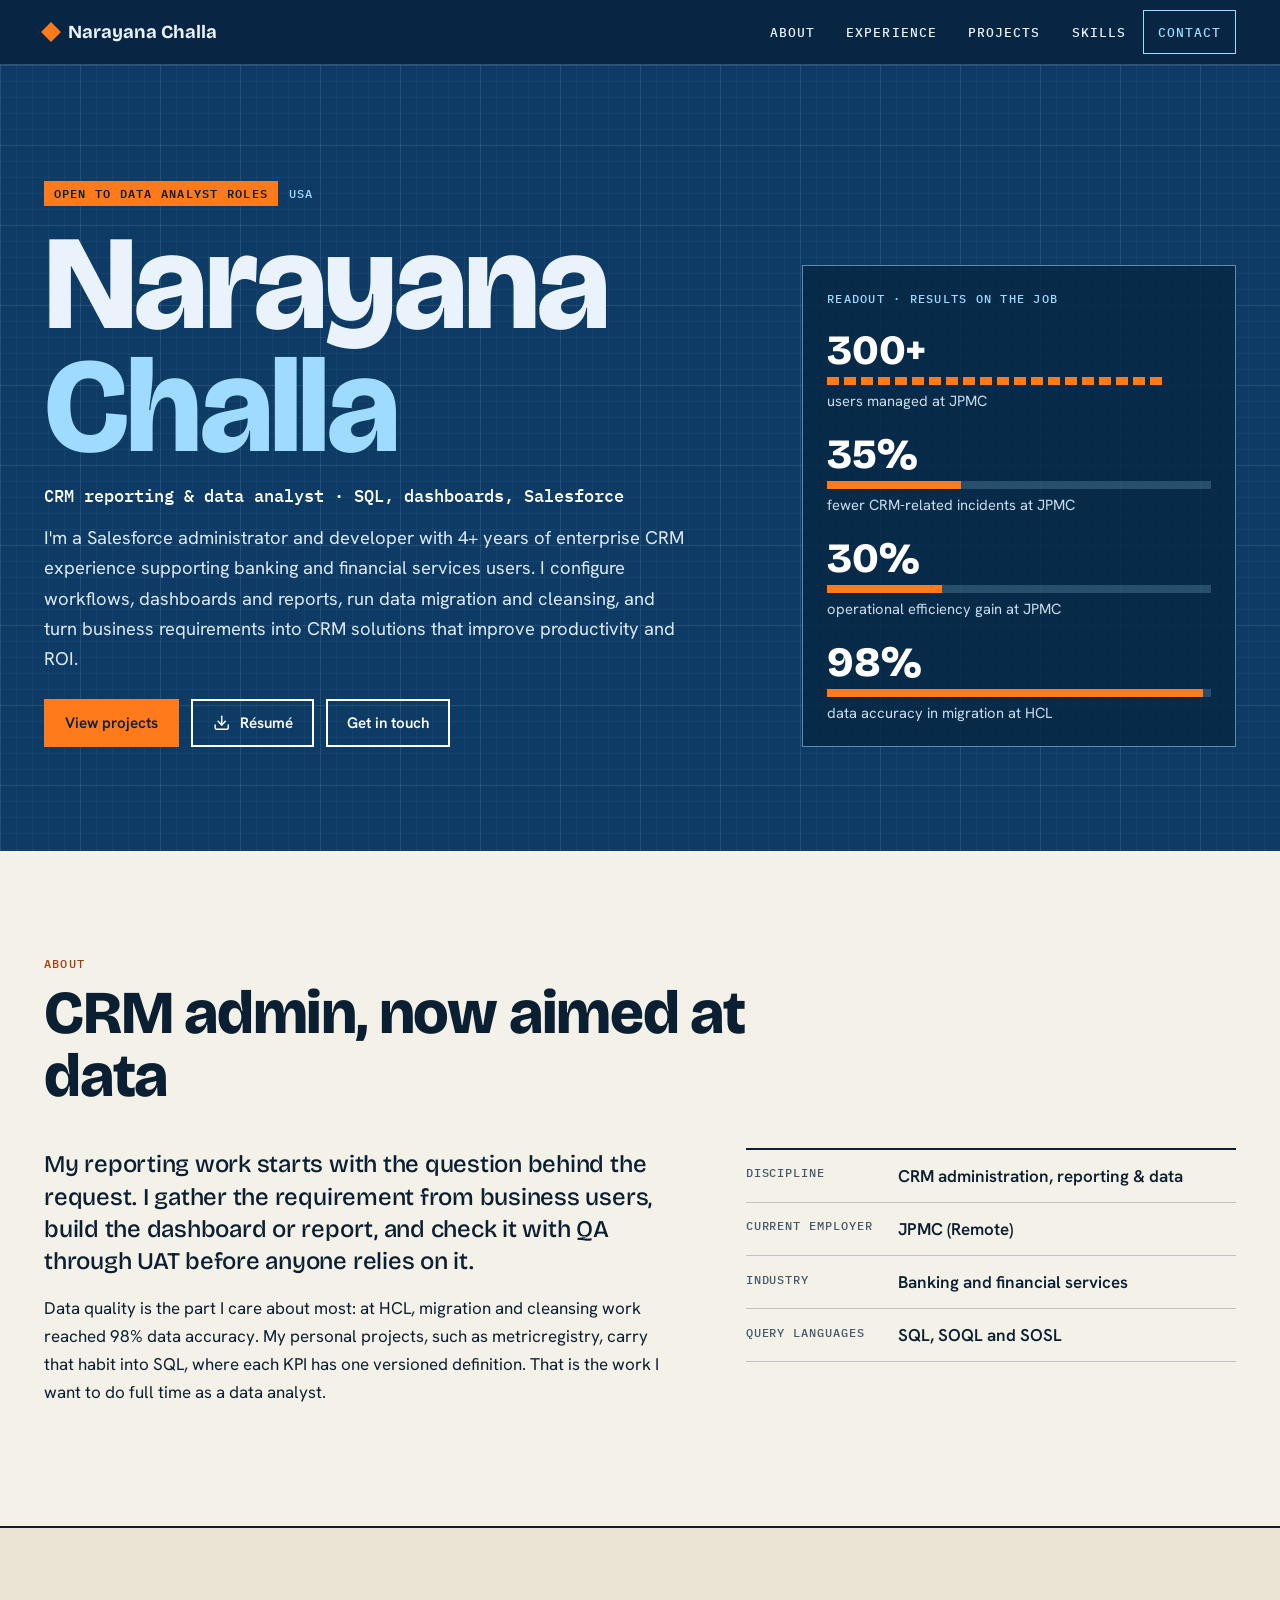
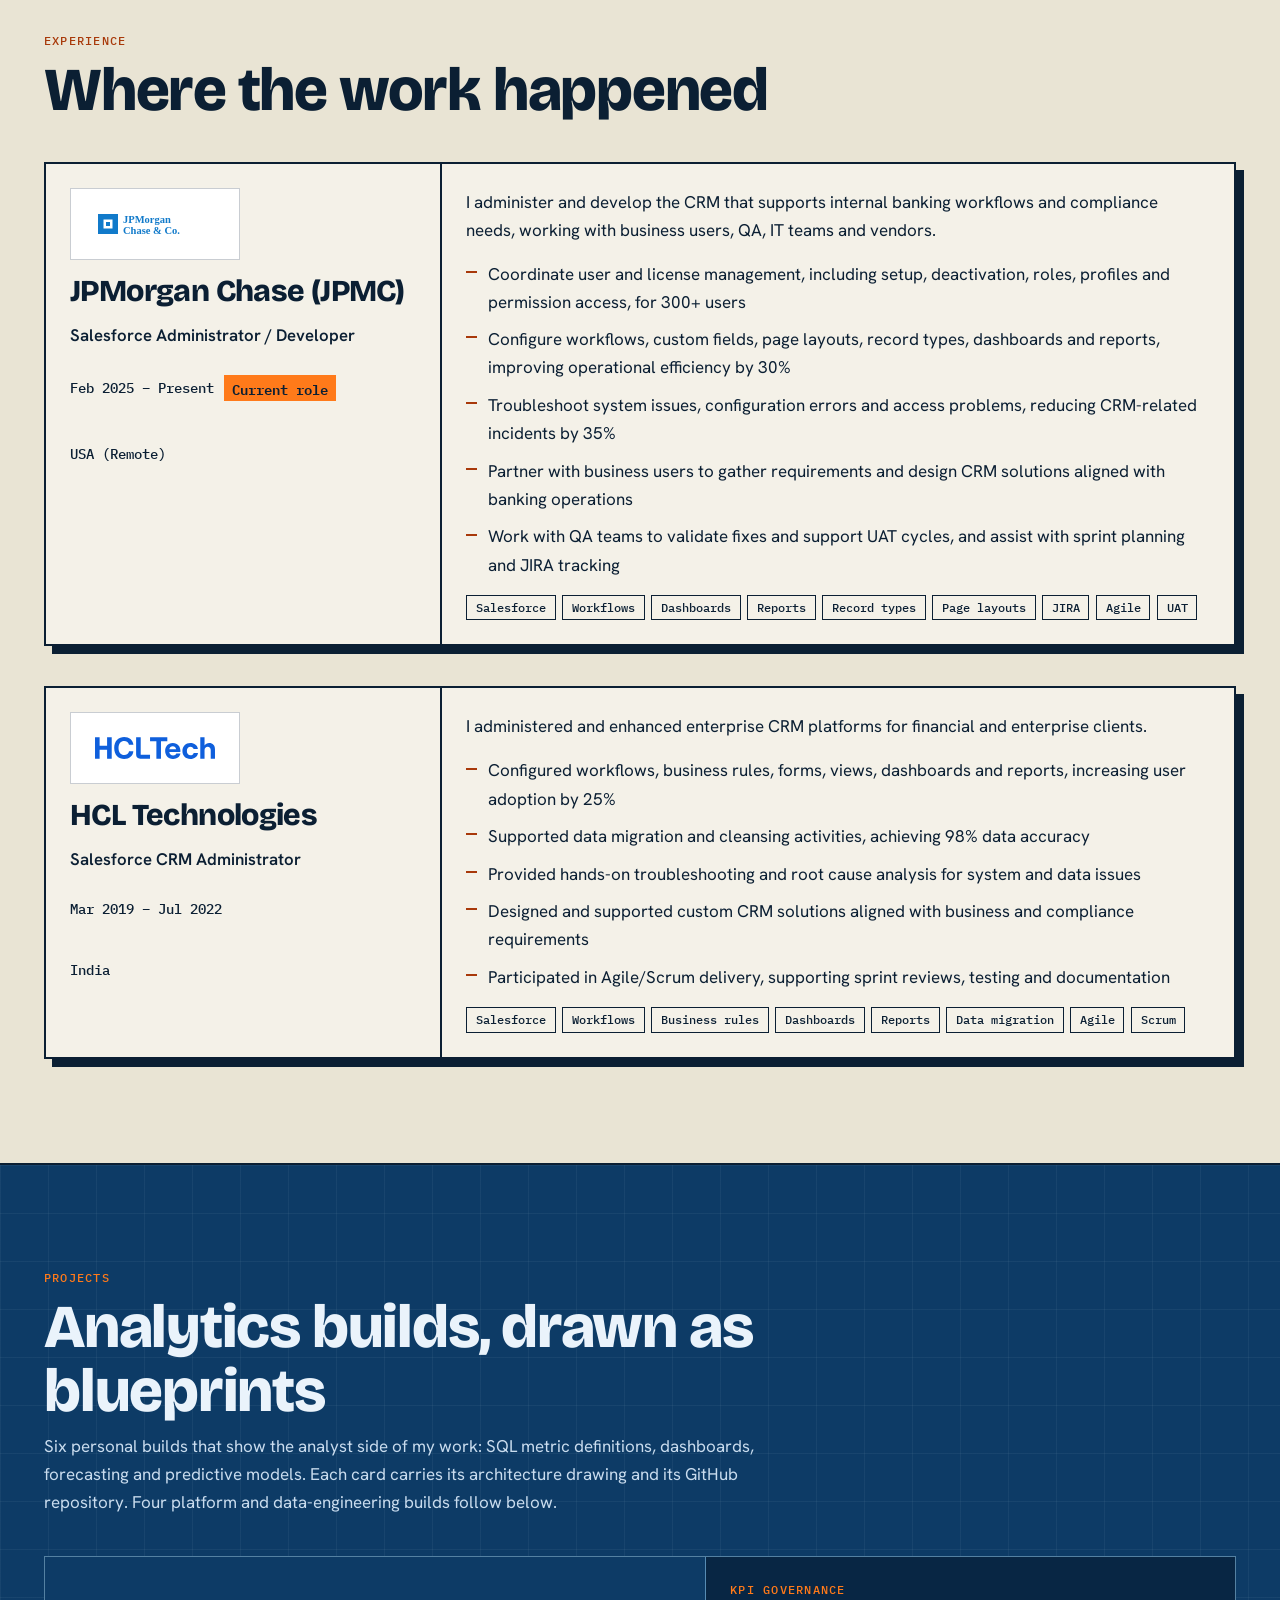
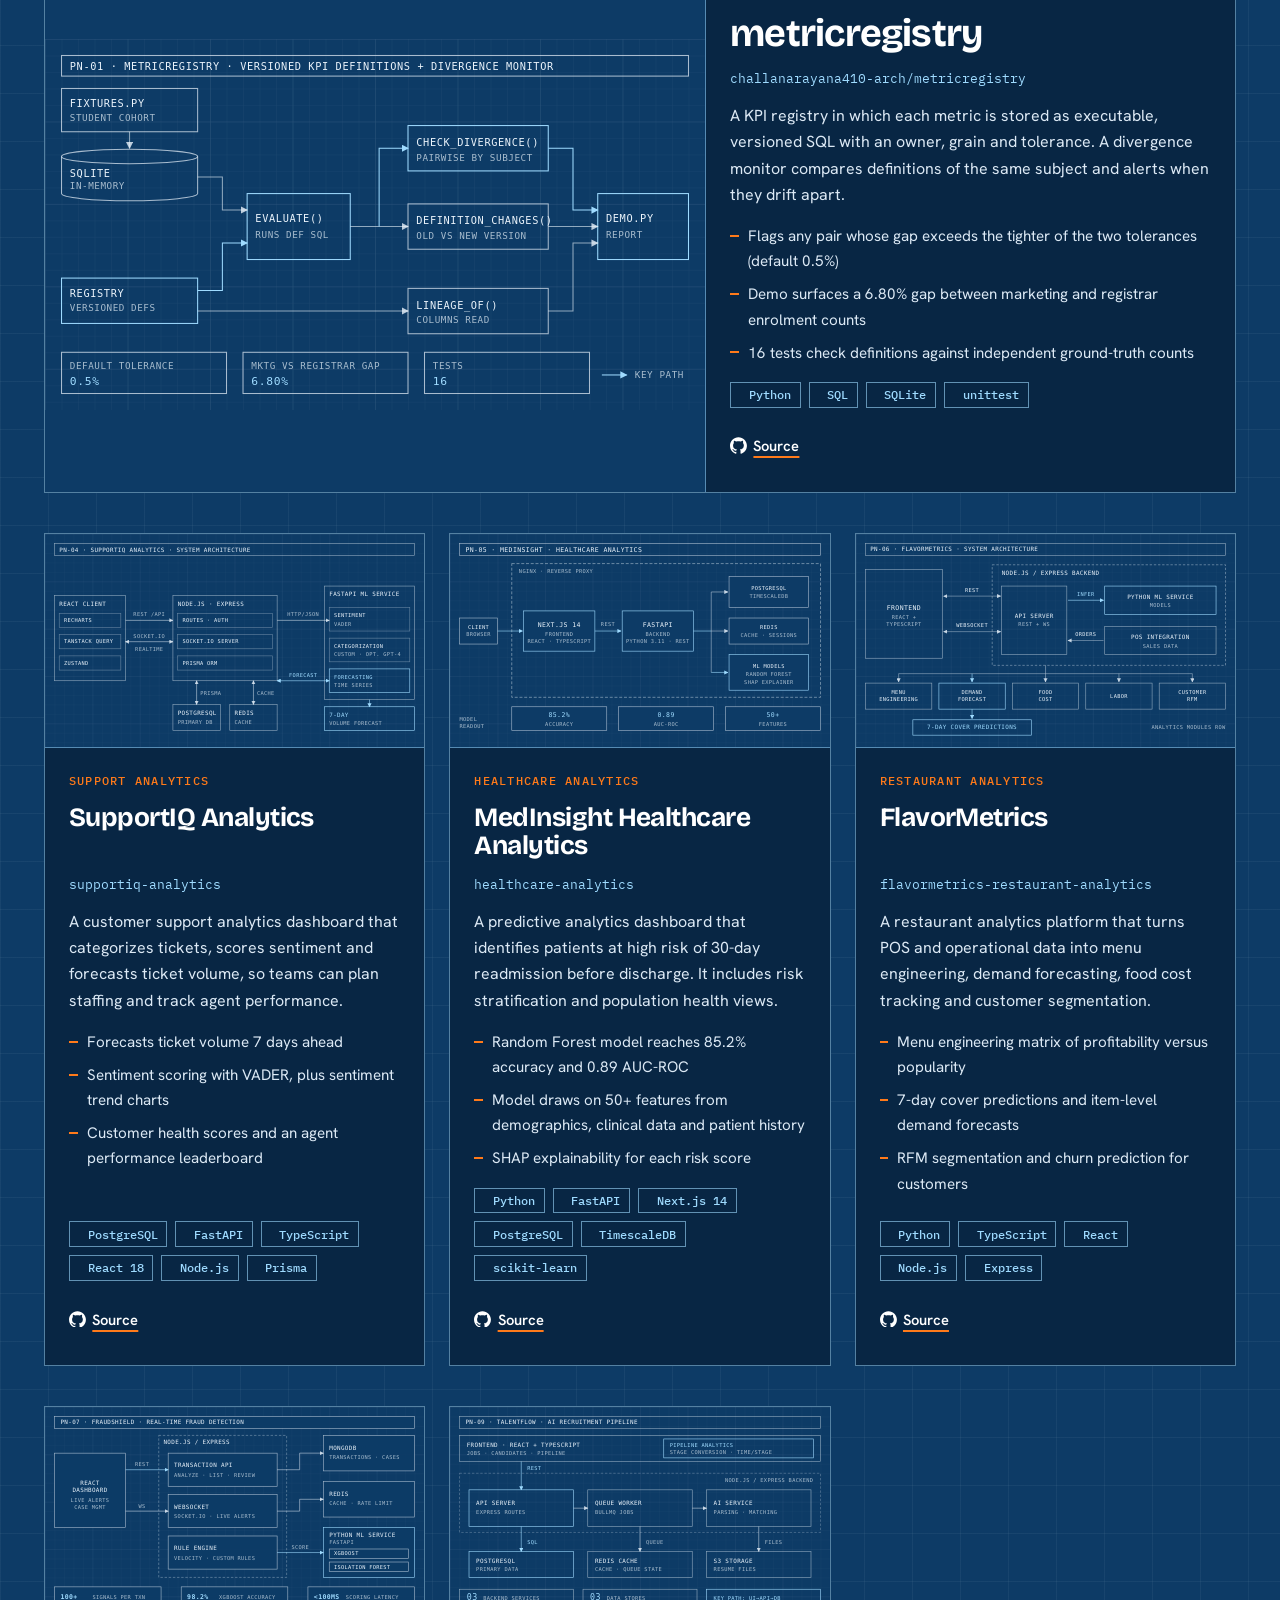
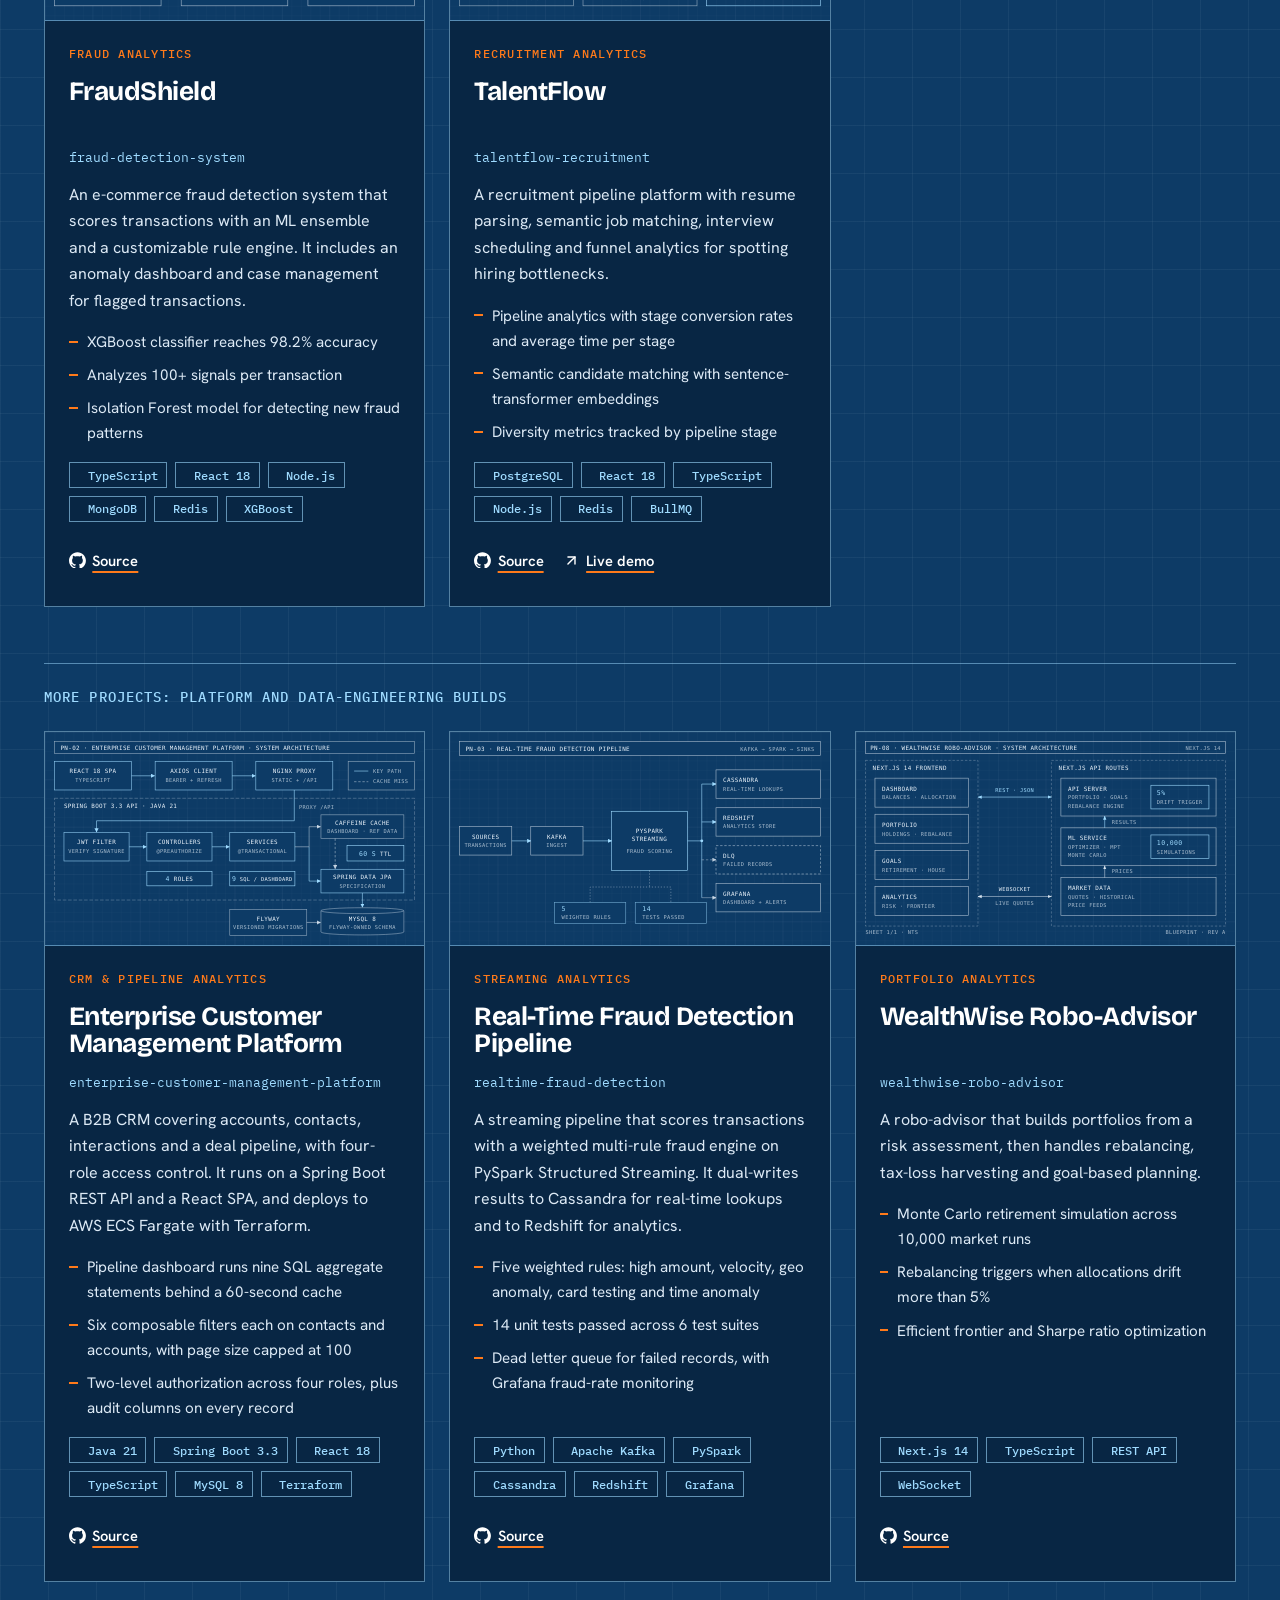
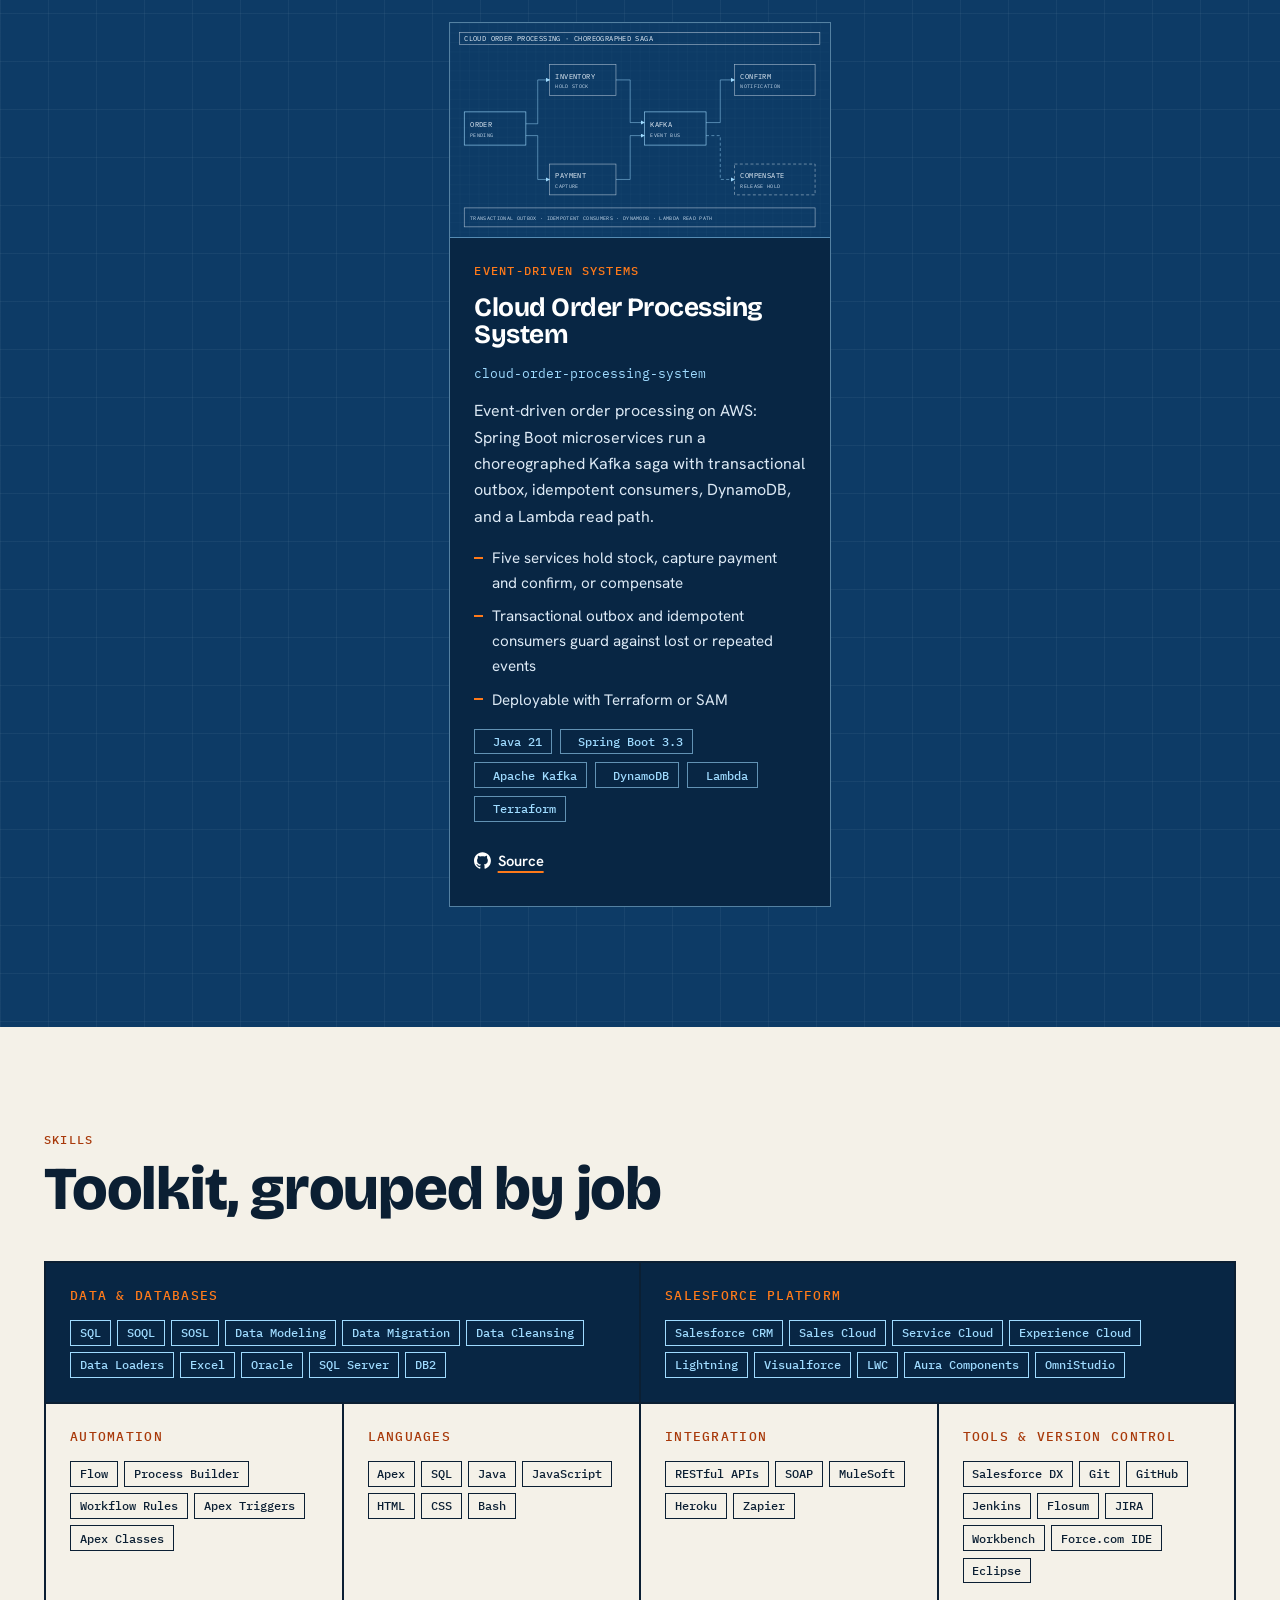
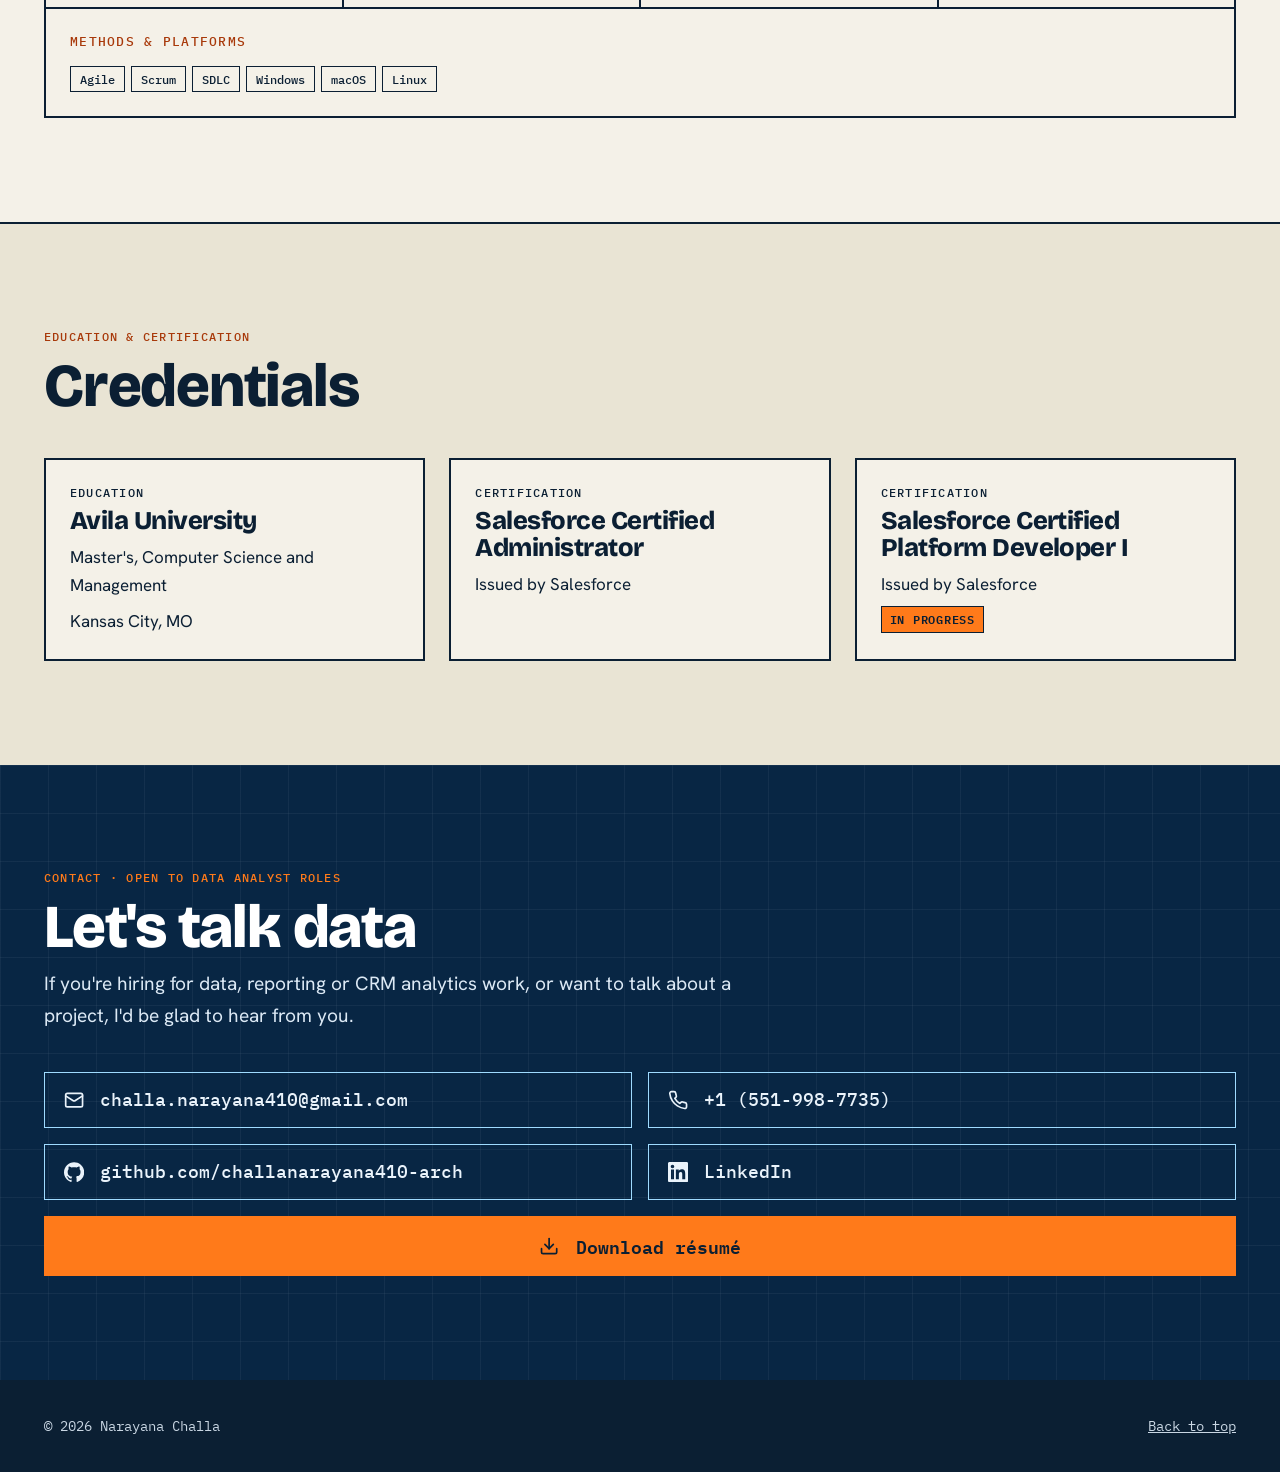
<file: index.html>
<!DOCTYPE html>
<html lang="en">
<head>
<meta charset="utf-8">
<meta name="viewport" content="width=device-width, initial-scale=1">
<title>Narayana Challa | Salesforce Admin/Developer</title>
<meta name="description" content="Salesforce admin and developer with 4+ years of enterprise CRM experience in banking and financial services, focused on reporting, dashboards and data quality.">
<link rel="canonical" href="https://challanarayana410-arch.github.io/">
<meta property="og:type" content="website">
<meta property="og:title" content="Narayana Challa | Salesforce Admin/Developer">
<meta property="og:description" content="Salesforce admin and developer with 4+ years of enterprise CRM experience in banking and financial services, focused on reporting, dashboards and data quality.">
<meta property="og:url" content="https://challanarayana410-arch.github.io/">
<meta property="og:image" content="https://challanarayana410-arch.github.io/assets/images/social-card.png">
<meta name="twitter:card" content="summary_large_image">
<meta name="theme-color" content="#0D3B66">
<link rel="icon" href="favicon.svg" type="image/svg+xml">
<link rel="apple-touch-icon" href="apple-touch-icon.png">
<link rel="preconnect" href="https://fonts.googleapis.com">
<link rel="preconnect" href="https://fonts.gstatic.com" crossorigin>
<link href="https://fonts.googleapis.com/css2?family=Bricolage+Grotesque:opsz,wght@12..96,500;12..96,700;12..96,800&family=Hanken+Grotesk:wght@400;500;600;700&family=IBM+Plex+Mono:wght@400;500;600&display=swap" rel="stylesheet">
<link rel="stylesheet" href="styles.css">
<script type="application/ld+json">
{"@context":"https://schema.org","@type":"Person","name":"Narayana Challa","jobTitle":"Salesforce Admin/Developer","url":"https://challanarayana410-arch.github.io/","sameAs":["https://github.com/challanarayana410-arch","https://www.linkedin.com/in/challanarayana/"]}
</script>
</head>
<body>
<svg width="0" height="0" style="position:absolute" aria-hidden="true" focusable="false">
  <symbol id="i-github" viewBox="0 0 24 24" fill="currentColor"><path d="M12 .297c-6.63 0-12 5.373-12 12 0 5.303 3.438 9.8 8.205 11.385 .6 .113 .82-.258 .82-.577 0-.285-.01-1.04-.015-2.04-3.338 .724-4.042-1.61-4.042-1.61C4.422 18.07 3.633 17.7 3.633 17.7c-1.087-.744 .084-.729 .084-.729 1.205 .084 1.838 1.236 1.838 1.236 1.07 1.835 2.809 1.305 3.495 .998 .108-.776 .417-1.305 .76-1.605-2.665-.3-5.466-1.332-5.466-5.93 0-1.31 .465-2.38 1.235-3.22-.135-.303-.54-1.523 .105-3.176 0 0 1.005-.322 3.3 1.23 .96-.267 1.98-.399 3-.405 1.02 .006 2.04 .138 3 .405 2.28-1.552 3.285-1.23 3.285-1.23 .645 1.653 .24 2.873 .12 3.176 .765 .84 1.23 1.91 1.23 3.22 0 4.61-2.805 5.625-5.475 5.92 .42 .36 .81 1.096 .81 2.22 0 1.606-.015 2.896-.015 3.286 0 .315 .21 .69 .825 .57C20.565 22.092 24 17.592 24 12.297c0-6.627-5.373-12-12-12"/></symbol>
  <symbol id="i-linkedin" viewBox="0 0 24 24" fill="currentColor"><path d="M20.447 20.452h-3.554v-5.569c0-1.328-.027-3.037-1.852-3.037-1.853 0-2.136 1.445-2.136 2.939v5.667H9.351V9h3.414v1.561h.046c.477-.9 1.637-1.85 3.37-1.85 3.601 0 4.267 2.37 4.267 5.455v6.286zM5.337 7.433c-1.144 0-2.063-.926-2.063-2.065 0-1.138 .92-2.063 2.063-2.063 1.14 0 2.064 .925 2.064 2.063 0 1.139-.925 2.065-2.064 2.065zm1.782 13.019H3.555V9h3.564v11.452zM22.225 0H1.771C.792 0 0 .774 0 1.729v20.542C0 23.227 .792 24 1.771 24h20.451C23.2 24 24 23.227 24 22.271V1.729C24 .774 23.2 0 22.222 0h.003z"/></symbol>
  <symbol id="i-mail" viewBox="0 0 24 24" fill="none" stroke="currentColor" stroke-width="2" stroke-linecap="round" stroke-linejoin="round"><rect width="20" height="16" x="2" y="4" rx="2"/><path d="m22 7-8.97 5.7a1.94 1.94 0 0 1-2.06 0L2 7"/></symbol>
  <symbol id="i-phone" viewBox="0 0 24 24" fill="none" stroke="currentColor" stroke-width="2" stroke-linecap="round" stroke-linejoin="round"><path d="M22 16.92v3a2 2 0 0 1-2.18 2 19.79 19.79 0 0 1-8.63-3.07 19.5 19.5 0 0 1-6-6 19.79 19.79 0 0 1-3.07-8.67A2 2 0 0 1 4.11 2h3a2 2 0 0 1 2 1.72 12.84 12.84 0 0 0 .7 2.81 2 2 0 0 1-.45 2.11L8.09 9.91a16 16 0 0 0 6 6l1.27-1.27a2 2 0 0 1 2.11-.45 12.84 12.84 0 0 0 2.81.7A2 2 0 0 1 22 16.92z"/></symbol>
  <symbol id="i-download" viewBox="0 0 24 24" fill="none" stroke="currentColor" stroke-width="2" stroke-linecap="round" stroke-linejoin="round"><path d="M21 15v4a2 2 0 0 1-2 2H5a2 2 0 0 1-2-2v-4"/><polyline points="7 10 12 15 17 10"/><line x1="12" x2="12" y1="15" y2="3"/></symbol>
  <symbol id="i-ext" viewBox="0 0 24 24" fill="none" stroke="currentColor" stroke-width="2" stroke-linecap="round" stroke-linejoin="round"><path d="M7 7h10v10"/><path d="M7 17 17 7"/></symbol>
  <symbol id="i-menu" viewBox="0 0 24 24" fill="none" stroke="currentColor" stroke-width="2" stroke-linecap="round"><line x1="4" x2="20" y1="7" y2="7"/><line x1="4" x2="20" y1="17" y2="17"/></symbol>
</svg>
<a class="skip" href="#main">Skip to content</a>

<header class="top">
  <div class="wrap">
    <a class="brand" href="#top" aria-label="Narayana Challa, home"><i></i>Narayana Challa</a>
    <nav class="nav-d" aria-label="Primary">
      <a href="#about">About</a><a href="#experience">Experience</a><a href="#projects">Projects</a><a href="#skills">Skills</a><a class="cta" href="#contact">Contact</a>
    </nav>
    <details class="nav-m">
      <summary><svg class="ic" aria-hidden="true"><use href="#i-menu"/></svg>Menu</summary>
      <nav class="panel" aria-label="Mobile">
        <a href="#about">About</a><a href="#experience">Experience</a><a href="#projects">Projects</a><a href="#skills">Skills</a><a href="#education">Education</a><a href="#contact">Contact</a>
      </nav>
    </details>
  </div>
</header>

<main id="main">
<div class="hero" id="top">
  <div class="wrap">
    <div>
      <p class="tag"><b>Open to data analyst roles</b> USA</p>
      <h1>Narayana <span>Challa</span></h1>
      <p class="hrole">CRM reporting &amp; data analyst · SQL, dashboards, Salesforce</p>
      <p class="sum">I'm a Salesforce administrator and developer with 4+ years of enterprise CRM experience supporting banking and financial services users. I configure workflows, dashboards and reports, run data migration and cleansing, and turn business requirements into CRM solutions that improve productivity and ROI.</p>
      <div class="btns">
        <a class="btn p" href="#projects">View projects</a>
        <a class="btn s" href="assets/files/narayana-challa-resume.pdf"><svg class="ic" aria-hidden="true"><use href="#i-download"/></svg>Résumé</a>
        <a class="btn s" href="#contact">Get in touch</a>
      </div>
    </div>
    <aside class="readouts" aria-labelledby="ro-h">
      <h2 id="ro-h">Readout · results on the job</h2>
      <div class="ro"><div class="v">300+</div><div class="dots" aria-hidden="true"><i></i><i></i><i></i><i></i><i></i><i></i><i></i><i></i><i></i><i></i><i></i><i></i><i></i><i></i><i></i><i></i><i></i><i></i><i></i><i></i></div><div class="l">users managed at JPMC</div></div>
      <div class="ro"><div class="v">35%</div><div class="bar" aria-hidden="true"><i style="width:35%"></i></div><div class="l">fewer CRM-related incidents at JPMC</div></div>
      <div class="ro"><div class="v">30%</div><div class="bar" aria-hidden="true"><i style="width:30%"></i></div><div class="l">operational efficiency gain at JPMC</div></div>
      <div class="ro"><div class="v">98%</div><div class="bar" aria-hidden="true"><i style="width:98%"></i></div><div class="l">data accuracy in migration at HCL</div></div>
    </aside>
  </div>
</div>

<section id="about">
  <div class="wrap">
    <div class="sec-h"><span class="tag">About</span><h2>CRM admin, now aimed at data</h2></div>
    <div class="about-g">
      <div>
        <p>My reporting work starts with the question behind the request. I gather the requirement from business users, build the dashboard or report, and check it with QA through UAT before anyone relies on it.</p>
        <p>Data quality is the part I care about most: at HCL, migration and cleansing work reached 98% data accuracy. My personal projects, such as metricregistry, carry that habit into SQL, where each KPI has one versioned definition. That is the work I want to do full time as a data analyst.</p>
      </div>
      <dl class="facts">
        <div><dt>Discipline</dt><dd>CRM administration, reporting &amp; data</dd></div>
        <div><dt>Current employer</dt><dd>JPMC (Remote)</dd></div>
        <div><dt>Industry</dt><dd>Banking and financial services</dd></div>
        <div><dt>Query languages</dt><dd>SQL, SOQL and SOSL</dd></div>
      </dl>
    </div>
  </div>
</section>

<section class="exp" id="experience">
  <div class="wrap">
    <div class="sec-h"><span class="tag">Experience</span><h2>Where the work happened</h2></div>
    <div class="roles">
      <article class="role">
        <div class="role-h">
          <div class="logo"><img src="assets/images/logos/jpmc.svg" alt="JPMC logo" width="120" height="48"></div>
          <h3>JPMorgan Chase (JPMC)</h3>
          <p class="co">Salesforce Administrator / Developer</p>
          <p class="when"><span>Feb 2025 – Present</span><b>Current role</b></p>
          <p class="when">USA (Remote)</p>
        </div>
        <div class="role-b">
          <p>I administer and develop the CRM that supports internal banking workflows and compliance needs, working with business users, QA, IT teams and vendors.</p>
          <ul>
            <li>Coordinate user and license management, including setup, deactivation, roles, profiles and permission access, for 300+ users</li>
            <li>Configure workflows, custom fields, page layouts, record types, dashboards and reports, improving operational efficiency by 30%</li>
            <li>Troubleshoot system issues, configuration errors and access problems, reducing CRM-related incidents by 35%</li>
            <li>Partner with business users to gather requirements and design CRM solutions aligned with banking operations</li>
            <li>Work with QA teams to validate fixes and support UAT cycles, and assist with sprint planning and JIRA tracking</li>
          </ul>
          <ul class="chips"><li>Salesforce</li><li>Workflows</li><li>Dashboards</li><li>Reports</li><li>Record types</li><li>Page layouts</li><li>JIRA</li><li>Agile</li><li>UAT</li></ul>
        </div>
      </article>
      <article class="role">
        <div class="role-h">
          <div class="logo"><img src="assets/images/logos/hcl-technologies.svg" alt="HCL Technologies logo" width="120" height="48"></div>
          <h3>HCL Technologies</h3>
          <p class="co">Salesforce CRM Administrator</p>
          <p class="when"><span>Mar 2019 – Jul 2022</span></p>
          <p class="when">India</p>
        </div>
        <div class="role-b">
          <p>I administered and enhanced enterprise CRM platforms for financial and enterprise clients.</p>
          <ul>
            <li>Configured workflows, business rules, forms, views, dashboards and reports, increasing user adoption by 25%</li>
            <li>Supported data migration and cleansing activities, achieving 98% data accuracy</li>
            <li>Provided hands-on troubleshooting and root cause analysis for system and data issues</li>
            <li>Designed and supported custom CRM solutions aligned with business and compliance requirements</li>
            <li>Participated in Agile/Scrum delivery, supporting sprint reviews, testing and documentation</li>
          </ul>
          <ul class="chips"><li>Salesforce</li><li>Workflows</li><li>Business rules</li><li>Dashboards</li><li>Reports</li><li>Data migration</li><li>Agile</li><li>Scrum</li></ul>
        </div>
      </article>
    </div>
  </div>
</section>

<section class="proj" id="projects">
  <div class="wrap">
    <div class="sec-h"><span class="tag">Projects</span><h2>Analytics builds, drawn as blueprints</h2><p>Six personal builds that show the analyst side of my work: SQL metric definitions, dashboards, forecasting and predictive models. Each card carries its architecture drawing and its GitHub repository. Four platform and data-engineering builds follow below.</p></div>
    <p class="hint">Swipe sideways through the projects →</p>
    <div class="pwrap"><ul class="pgrid">

      <li class="pc feat">
        <a class="fig" href="https://github.com/challanarayana410-arch/metricregistry" tabindex="-1" aria-hidden="true"><img src="assets/images/projects/metricregistry.svg" alt="Architecture drawing of metricregistry: fixtures, SQLite and registry feed evaluate, then divergence check, change log and lineage" width="640" height="360"></a>
        <div class="pc-b">
          <span class="tag cat">KPI governance</span>
          <h3>metricregistry</h3>
          <span class="slug">challanarayana410-arch/<wbr>metricregistry</span>
          <p>A KPI registry in which each metric is stored as executable, versioned SQL with an owner, grain and tolerance. A divergence monitor compares definitions of the same subject and alerts when they drift apart.</p>
          <ul>
            <li>Flags any pair whose gap exceeds the tighter of the two tolerances (default 0.5%)</li>
            <li>Demo surfaces a 6.80% gap between marketing and registrar enrolment counts</li>
            <li>16 tests check definitions against independent ground-truth counts</li>
          </ul>
          <ul class="chips"><li>Python</li><li>SQL</li><li>SQLite</li><li>unittest</li></ul>
          <div class="links"><a href="https://github.com/challanarayana410-arch/metricregistry"><svg class="ic" aria-hidden="true"><use href="#i-github"/></svg>Source</a></div>
        </div>
      </li>

      <li class="pc">
        <a class="fig" href="https://github.com/challanarayana410-arch/supportiq-analytics" tabindex="-1" aria-hidden="true"><img src="assets/images/projects/supportiq-analytics.svg" alt="Architecture drawing of SupportIQ Analytics" width="640" height="360"></a>
        <div class="pc-b">
          <span class="tag cat">Support analytics</span>
          <h3>SupportIQ Analytics</h3>
          <span class="slug">supportiq-analytics</span>
          <p>A customer support analytics dashboard that categorizes tickets, scores sentiment and forecasts ticket volume, so teams can plan staffing and track agent performance.</p>
          <ul>
            <li>Forecasts ticket volume 7 days ahead</li>
            <li>Sentiment scoring with VADER, plus sentiment trend charts</li>
            <li>Customer health scores and an agent performance leaderboard</li>
          </ul>
          <ul class="chips"><li>PostgreSQL</li><li>FastAPI</li><li>TypeScript</li><li>React 18</li><li>Node.js</li><li>Prisma</li></ul>
          <div class="links"><a href="https://github.com/challanarayana410-arch/supportiq-analytics"><svg class="ic" aria-hidden="true"><use href="#i-github"/></svg>Source</a></div>
        </div>
      </li>

      <li class="pc">
        <a class="fig" href="https://github.com/challanarayana410-arch/healthcare-analytics" tabindex="-1" aria-hidden="true"><img src="assets/images/projects/healthcare-analytics.svg" alt="Architecture drawing of MedInsight Healthcare Analytics" width="640" height="360"></a>
        <div class="pc-b">
          <span class="tag cat">Healthcare analytics</span>
          <h3>MedInsight Healthcare Analytics</h3>
          <span class="slug">healthcare-analytics</span>
          <p>A predictive analytics dashboard that identifies patients at high risk of 30-day readmission before discharge. It includes risk stratification and population health views.</p>
          <ul>
            <li>Random Forest model reaches 85.2% accuracy and 0.89 AUC-ROC</li>
            <li>Model draws on 50+ features from demographics, clinical data and patient history</li>
            <li>SHAP explainability for each risk score</li>
          </ul>
          <ul class="chips"><li>Python</li><li>FastAPI</li><li>Next.js 14</li><li>PostgreSQL</li><li>TimescaleDB</li><li>scikit-learn</li></ul>
          <div class="links"><a href="https://github.com/challanarayana410-arch/healthcare-analytics"><svg class="ic" aria-hidden="true"><use href="#i-github"/></svg>Source</a></div>
        </div>
      </li>

      <li class="pc">
        <a class="fig" href="https://github.com/challanarayana410-arch/flavormetrics-restaurant-analytics" tabindex="-1" aria-hidden="true"><img src="assets/images/projects/flavormetrics-restaurant-analytics.svg" alt="Architecture drawing of FlavorMetrics" width="640" height="360"></a>
        <div class="pc-b">
          <span class="tag cat">Restaurant analytics</span>
          <h3>FlavorMetrics</h3>
          <span class="slug">flavormetrics-restaurant-analytics</span>
          <p>A restaurant analytics platform that turns POS and operational data into menu engineering, demand forecasting, food cost tracking and customer segmentation.</p>
          <ul>
            <li>Menu engineering matrix of profitability versus popularity</li>
            <li>7-day cover predictions and item-level demand forecasts</li>
            <li>RFM segmentation and churn prediction for customers</li>
          </ul>
          <ul class="chips"><li>Python</li><li>TypeScript</li><li>React</li><li>Node.js</li><li>Express</li></ul>
          <div class="links"><a href="https://github.com/challanarayana410-arch/flavormetrics-restaurant-analytics"><svg class="ic" aria-hidden="true"><use href="#i-github"/></svg>Source</a></div>
        </div>
      </li>

      <li class="pc">
        <a class="fig" href="https://github.com/challanarayana410-arch/fraud-detection-system" tabindex="-1" aria-hidden="true"><img src="assets/images/projects/fraud-detection-system.svg" alt="Architecture drawing of FraudShield" width="640" height="360"></a>
        <div class="pc-b">
          <span class="tag cat">Fraud analytics</span>
          <h3>FraudShield</h3>
          <span class="slug">fraud-detection-system</span>
          <p>An e-commerce fraud detection system that scores transactions with an ML ensemble and a customizable rule engine. It includes an anomaly dashboard and case management for flagged transactions.</p>
          <ul>
            <li>XGBoost classifier reaches 98.2% accuracy</li>
            <li>Analyzes 100+ signals per transaction</li>
            <li>Isolation Forest model for detecting new fraud patterns</li>
          </ul>
          <ul class="chips"><li>TypeScript</li><li>React 18</li><li>Node.js</li><li>MongoDB</li><li>Redis</li><li>XGBoost</li></ul>
          <div class="links"><a href="https://github.com/challanarayana410-arch/fraud-detection-system"><svg class="ic" aria-hidden="true"><use href="#i-github"/></svg>Source</a></div>
        </div>
      </li>

      <li class="pc">
        <a class="fig" href="https://github.com/challanarayana410-arch/talentflow-recruitment" tabindex="-1" aria-hidden="true"><img src="assets/images/projects/talentflow-recruitment.svg" alt="Architecture drawing of TalentFlow" width="640" height="360"></a>
        <div class="pc-b">
          <span class="tag cat">Recruitment analytics</span>
          <h3>TalentFlow</h3>
          <span class="slug">talentflow-recruitment</span>
          <p>A recruitment pipeline platform with resume parsing, semantic job matching, interview scheduling and funnel analytics for spotting hiring bottlenecks.</p>
          <ul>
            <li>Pipeline analytics with stage conversion rates and average time per stage</li>
            <li>Semantic candidate matching with sentence-transformer embeddings</li>
            <li>Diversity metrics tracked by pipeline stage</li>
          </ul>
          <ul class="chips"><li>PostgreSQL</li><li>React 18</li><li>TypeScript</li><li>Node.js</li><li>Redis</li><li>BullMQ</li></ul>
          <div class="links"><a href="https://github.com/challanarayana410-arch/talentflow-recruitment"><svg class="ic" aria-hidden="true"><use href="#i-github"/></svg>Source</a><a href="https://talentflow-demo.vercel.app"><svg class="ic" aria-hidden="true"><use href="#i-ext"/></svg>Live demo</a></div>
        </div>
      </li>

    </ul></div>
    <p class="count" id="count" aria-hidden="true"></p>
    <div class="more">
    <h3 class="more-h">More projects: platform and data-engineering builds</h3>
    <div class="pwrap"><ul class="pgrid">

      <li class="pc">
        <a class="fig" href="https://github.com/challanarayana410-arch/enterprise-customer-management-platform" tabindex="-1" aria-hidden="true"><img src="assets/images/projects/enterprise-customer-management-platform.svg" alt="Architecture drawing of the Enterprise Customer Management Platform" width="640" height="360"></a>
        <div class="pc-b">
          <span class="tag cat">CRM &amp; pipeline analytics</span>
          <h3>Enterprise Customer Management Platform</h3>
          <span class="slug">enterprise-customer-management-platform</span>
          <p>A B2B CRM covering accounts, contacts, interactions and a deal pipeline, with four-role access control. It runs on a Spring Boot REST API and a React SPA, and deploys to AWS ECS Fargate with Terraform.</p>
          <ul>
            <li>Pipeline dashboard runs nine SQL aggregate statements behind a 60-second cache</li>
            <li>Six composable filters each on contacts and accounts, with page size capped at 100</li>
            <li>Two-level authorization across four roles, plus audit columns on every record</li>
          </ul>
          <ul class="chips"><li>Java 21</li><li>Spring Boot 3.3</li><li>React 18</li><li>TypeScript</li><li>MySQL 8</li><li>Terraform</li></ul>
          <div class="links"><a href="https://github.com/challanarayana410-arch/enterprise-customer-management-platform"><svg class="ic" aria-hidden="true"><use href="#i-github"/></svg>Source</a></div>
        </div>
      </li>

      <li class="pc">
        <a class="fig" href="https://github.com/challanarayana410-arch/realtime-fraud-detection" tabindex="-1" aria-hidden="true"><img src="assets/images/projects/realtime-fraud-detection.svg" alt="Architecture drawing of the Real-Time Fraud Detection Pipeline" width="640" height="360"></a>
        <div class="pc-b">
          <span class="tag cat">Streaming analytics</span>
          <h3>Real-Time Fraud Detection Pipeline</h3>
          <span class="slug">realtime-fraud-detection</span>
          <p>A streaming pipeline that scores transactions with a weighted multi-rule fraud engine on PySpark Structured Streaming. It dual-writes results to Cassandra for real-time lookups and to Redshift for analytics.</p>
          <ul>
            <li>Five weighted rules: high amount, velocity, geo anomaly, card testing and time anomaly</li>
            <li>14 unit tests passed across 6 test suites</li>
            <li>Dead letter queue for failed records, with Grafana fraud-rate monitoring</li>
          </ul>
          <ul class="chips"><li>Python</li><li>Apache Kafka</li><li>PySpark</li><li>Cassandra</li><li>Redshift</li><li>Grafana</li></ul>
          <div class="links"><a href="https://github.com/challanarayana410-arch/realtime-fraud-detection"><svg class="ic" aria-hidden="true"><use href="#i-github"/></svg>Source</a></div>
        </div>
      </li>

      <li class="pc">
        <a class="fig" href="https://github.com/challanarayana410-arch/wealthwise-robo-advisor" tabindex="-1" aria-hidden="true"><img src="assets/images/projects/wealthwise-robo-advisor.svg" alt="Architecture drawing of WealthWise Robo-Advisor" width="640" height="360"></a>
        <div class="pc-b">
          <span class="tag cat">Portfolio analytics</span>
          <h3>WealthWise Robo-Advisor</h3>
          <span class="slug">wealthwise-robo-advisor</span>
          <p>A robo-advisor that builds portfolios from a risk assessment, then handles rebalancing, tax-loss harvesting and goal-based planning.</p>
          <ul>
            <li>Monte Carlo retirement simulation across 10,000 market runs</li>
            <li>Rebalancing triggers when allocations drift more than 5%</li>
            <li>Efficient frontier and Sharpe ratio optimization</li>
          </ul>
          <ul class="chips"><li>Next.js 14</li><li>TypeScript</li><li>REST API</li><li>WebSocket</li></ul>
          <div class="links"><a href="https://github.com/challanarayana410-arch/wealthwise-robo-advisor"><svg class="ic" aria-hidden="true"><use href="#i-github"/></svg>Source</a></div>
        </div>
      </li>

      <li class="pc">
        <span class="fig" aria-hidden="true">
<svg viewBox="0 0 640 360" xmlns="http://www.w3.org/2000/svg" role="presentation" focusable="false">
<defs>
<pattern id="cg" width="16" height="16" patternUnits="userSpaceOnUse"><path d="M16 0H0V16" fill="none" stroke="#EAF3FB" stroke-opacity=".06"/></pattern>
<marker id="ca" viewBox="0 0 8 8" refX="7" refY="4" markerWidth="7" markerHeight="7" orient="auto"><path d="M0 0L8 4L0 8z" fill="#9FDBFF"/></marker>
<style>.t{font-family:"IBM Plex Mono",monospace;font-size:11px;letter-spacing:.06em;fill:#EAF3FB;text-transform:uppercase}.u{font-size:9px;fill:#C9DCEE}.bx{fill:none;stroke:#EAF3FB;stroke-opacity:.7}.kx{fill:none;stroke:#9FDBFF}.ln{fill:none;stroke:#9FDBFF;stroke-opacity:.8}</style>
</defs>
<rect width="640" height="360" fill="#0D3B66"/><rect width="640" height="360" fill="url(#cg)"/>
<rect x="16" y="16" width="608" height="20" class="bx"/><text x="24" y="30" class="t">Cloud order processing · choreographed saga</text>
<rect x="24" y="150" width="104" height="56" class="kx"/><text x="34" y="175" class="t">Order</text><text x="34" y="192" class="t u">Pending</text>
<rect x="168" y="70" width="112" height="52" class="bx"/><text x="178" y="94" class="t">Inventory</text><text x="178" y="110" class="t u">Hold stock</text>
<rect x="168" y="238" width="112" height="52" class="bx"/><text x="178" y="262" class="t">Payment</text><text x="178" y="278" class="t u">Capture</text>
<rect x="328" y="150" width="104" height="56" class="kx"/><text x="338" y="175" class="t">Kafka</text><text x="338" y="192" class="t u">Event bus</text>
<rect x="480" y="70" width="136" height="52" class="bx"/><text x="490" y="94" class="t">Confirm</text><text x="490" y="110" class="t u">Notification</text>
<rect x="480" y="238" width="136" height="52" class="bx" stroke-dasharray="5 4"/><text x="490" y="262" class="t">Compensate</text><text x="490" y="278" class="t u">Release hold</text>
<path d="M128 170 L148 170 L148 96 L168 96" class="ln" marker-end="url(#ca)"/>
<path d="M128 190 L148 190 L148 264 L168 264" class="ln" marker-end="url(#ca)"/>
<path d="M280 96 L304 96 L304 168 L328 168" class="ln" marker-end="url(#ca)"/>
<path d="M280 264 L304 264 L304 190 L328 190" class="ln" marker-end="url(#ca)"/>
<path d="M432 168 L456 168 L456 96 L480 96" class="ln" marker-end="url(#ca)"/>
<path d="M432 190 L456 190 L456 264 L480 264" class="ln" stroke-dasharray="5 4" marker-end="url(#ca)"/>
<rect x="24" y="312" width="592" height="32" class="bx"/><text x="34" y="332" class="t u">Transactional outbox · idempotent consumers · DynamoDB · Lambda read path</text>
</svg>
        </span>
        <div class="pc-b">
          <span class="tag cat">Event-driven systems</span>
          <h3>Cloud Order Processing System</h3>
          <span class="slug">cloud-order-processing-system</span>
          <p>Event-driven order processing on AWS: Spring Boot microservices run a choreographed Kafka saga with transactional outbox, idempotent consumers, DynamoDB, and a Lambda read path.</p>
          <ul>
            <li>Five services hold stock, capture payment and confirm, or compensate</li>
            <li>Transactional outbox and idempotent consumers guard against lost or repeated events</li>
            <li>Deployable with Terraform or SAM</li>
          </ul>
          <ul class="chips"><li>Java 21</li><li>Spring Boot 3.3</li><li>Apache Kafka</li><li>DynamoDB</li><li>Lambda</li><li>Terraform</li></ul>
          <div class="links"><a href="https://github.com/challanarayana410-arch/cloud-order-processing-system"><svg class="ic" aria-hidden="true"><use href="#i-github"/></svg>Source</a></div>
        </div>
      </li>
    </ul></div>
    </div>
  </div>
</section>

<section id="skills">
  <div class="wrap">
    <div class="sec-h"><span class="tag">Skills</span><h2>Toolkit, grouped by job</h2></div>
    <div class="sk">
      <div class="sg key"><h3>Data &amp; Databases</h3><ul class="chips"><li>SQL</li><li>SOQL</li><li>SOSL</li><li>Data Modeling</li><li>Data Migration</li><li>Data Cleansing</li><li>Data Loaders</li><li>Excel</li><li>Oracle</li><li>SQL Server</li><li>DB2</li></ul></div>
      <div class="sg key"><h3>Salesforce Platform</h3><ul class="chips"><li>Salesforce CRM</li><li>Sales Cloud</li><li>Service Cloud</li><li>Experience Cloud</li><li>Lightning</li><li>Visualforce</li><li>LWC</li><li>Aura Components</li><li>OmniStudio</li></ul></div>
      <div class="sg"><h3>Automation</h3><ul class="chips"><li>Flow</li><li>Process Builder</li><li>Workflow Rules</li><li>Apex Triggers</li><li>Apex Classes</li></ul></div>
      <div class="sg"><h3>Languages</h3><ul class="chips"><li>Apex</li><li>SQL</li><li>Java</li><li>JavaScript</li><li>HTML</li><li>CSS</li><li>Bash</li></ul></div>
      <div class="sg"><h3>Integration</h3><ul class="chips"><li>RESTful APIs</li><li>SOAP</li><li>MuleSoft</li><li>Heroku</li><li>Zapier</li></ul></div>
      <div class="sg"><h3>Tools &amp; Version Control</h3><ul class="chips"><li>Salesforce DX</li><li>Git</li><li>GitHub</li><li>Jenkins</li><li>Flosum</li><li>JIRA</li><li>Workbench</li><li>Force.com IDE</li><li>Eclipse</li></ul></div>
      <div class="sg wide"><h3>Methods &amp; platforms</h3><ul class="chips"><li>Agile</li><li>Scrum</li><li>SDLC</li><li>Windows</li><li>macOS</li><li>Linux</li></ul></div>
    </div>
  </div>
</section>

<section class="edu" id="education">
  <div class="wrap">
    <div class="sec-h"><span class="tag">Education &amp; certification</span><h2>Credentials</h2></div>
    <div class="eg">
      <article class="card"><span class="tag">Education</span><h3>Avila University</h3><p>Master's, Computer Science and Management</p><p>Kansas City, MO</p></article>
      <article class="card"><span class="tag">Certification</span><h3>Salesforce Certified Administrator</h3><p>Issued by Salesforce</p></article>
      <article class="card"><span class="tag">Certification</span><h3>Salesforce Certified Platform Developer I</h3><p>Issued by Salesforce</p><span class="badge prog">In progress</span></article>
    </div>
  </div>
</section>

<section class="contact" id="contact">
  <div class="wrap">
    <div class="sec-h"><span class="tag" style="color:var(--signal)">Contact · Open to data analyst roles</span><h2>Let's talk data</h2><p>If you're hiring for data, reporting or CRM analytics work, or want to talk about a project, I'd be glad to hear from you.</p></div>
    <div class="cl">
      <a href="mailto:challa.narayana410@gmail.com"><svg class="ic" aria-hidden="true"><use href="#i-mail"/></svg>challa.narayana410@gmail.com</a>
      <a href="tel:+15519987735"><svg class="ic" aria-hidden="true"><use href="#i-phone"/></svg>+1 (551-998-7735)</a>
      <a href="https://github.com/challanarayana410-arch"><svg class="ic" aria-hidden="true"><use href="#i-github"/></svg>github.com/challanarayana410-arch</a>
      <a href="https://www.linkedin.com/in/challanarayana/"><svg class="ic" aria-hidden="true"><use href="#i-linkedin"/></svg>LinkedIn</a>
      <a class="dl" href="assets/files/narayana-challa-resume.pdf"><svg class="ic" aria-hidden="true"><use href="#i-download"/></svg>Download résumé</a>
    </div>
  </div>
</section>
</main>
<footer><div class="wrap"><span>© 2026 Narayana Challa</span><a href="#top">Back to top</a></div></footer>
<script>
(function(){var g=document.querySelector('.pgrid'),c=document.getElementById('count');if(!g||!c)return;
var n=g.children.length;function u(){var w=g.children[0].getBoundingClientRect().width+24;var i=Math.min(n,Math.round(g.scrollLeft/w)+1);c.textContent=i+' / '+n}
g.addEventListener('scroll',u,{passive:true});u();})();
</script>
</body>
</html>
</file>
<file: styles.css>
:root{
  --navy:#0D3B66;
  --navy-deep:#082644;
  --paper:#F4F1E8;
  --paper-2:#E9E4D4;
  --ink:#0B1F33;
  --cyan:#9FDBFF;
  --signal:#FF7A1A;
  --signal-ink:#A8390A;
  --line:rgba(11,31,51,.22);
  --f-display:"Bricolage Grotesque",Georgia,serif;
  --f-text:"Hanken Grotesk",Georgia,serif;
  --f-mono:"IBM Plex Mono",ui-monospace,monospace;
  --s1:.5rem;--s2:1rem;--s3:1.5rem;--s4:2.5rem;--s5:4rem;--s6:6.5rem;
  --max:1240px;
}
*{box-sizing:border-box}
html{scroll-behavior:smooth;scroll-padding-top:5rem}
body{margin:0;background:var(--paper);color:var(--ink);font:1.0625rem/1.65 var(--f-text);-webkit-font-smoothing:antialiased}
img{max-width:100%;display:block}
a{color:inherit}
:focus-visible{outline:3px solid var(--signal);outline-offset:3px}
.wrap{max-width:var(--max);margin:0 auto;padding:0 var(--s3)}
.skip{position:absolute;left:-999px;top:0;background:var(--signal);color:var(--ink);padding:.75rem 1rem;z-index:99}
.skip:focus{left:1rem;top:1rem}
.ic{width:1.15em;height:1.15em;flex:none;vertical-align:-.18em}
h1,h2,h3{font-family:var(--f-display);line-height:1.05;margin:0;letter-spacing:-.02em}
.mono{font-family:var(--f-mono)}
.tag{font:500 .78rem/1.3 var(--f-mono);letter-spacing:.1em;text-transform:uppercase}

/* header */
.top{position:sticky;top:0;z-index:20;background:var(--navy-deep);color:#EAF3FB;border-bottom:1px solid rgba(159,219,255,.25)}
.top .wrap{display:flex;align-items:center;justify-content:space-between;min-height:64px;gap:var(--s2)}
.brand{font:700 1.15rem var(--f-display);text-decoration:none;display:flex;gap:.6rem;align-items:center;min-height:44px}
.brand i{width:14px;height:14px;background:var(--signal);display:inline-block;transform:rotate(45deg)}
.nav-d{display:none;gap:.25rem}
.nav-d a,.nav-m a{font:500 .82rem var(--f-mono);letter-spacing:.08em;text-transform:uppercase;text-decoration:none;padding:.7rem .85rem;display:inline-flex;align-items:center;min-height:44px}
.nav-d a:hover,.nav-m a:hover{color:var(--signal)}
.nav-d a.cta{border:1px solid var(--cyan);color:var(--cyan)}
.nav-m summary{list-style:none;cursor:pointer;min-height:44px;min-width:44px;display:flex;align-items:center;gap:.5rem;font:500 .82rem var(--f-mono);letter-spacing:.08em;text-transform:uppercase;border:1px solid var(--cyan);padding:0 .9rem;color:var(--cyan)}
.nav-m summary::-webkit-details-marker{display:none}
.nav-m{position:relative}
.nav-m .panel{position:absolute;right:0;top:calc(100% + 10px);background:var(--navy-deep);border:1px solid var(--cyan);min-width:220px;display:flex;flex-direction:column;padding:.4rem}
@media(min-width:900px){.nav-d{display:flex}.nav-m{display:none}}

/* hero */
.hero{background:var(--navy);color:#EAF3FB;position:relative;overflow:hidden;
  background-image:linear-gradient(rgba(234,243,251,.07) 1px,transparent 1px),linear-gradient(90deg,rgba(234,243,251,.07) 1px,transparent 1px),linear-gradient(rgba(234,243,251,.04) 1px,transparent 1px),linear-gradient(90deg,rgba(234,243,251,.04) 1px,transparent 1px);
  background-size:80px 80px,80px 80px,16px 16px,16px 16px}
.hero .wrap{padding-top:var(--s5);padding-bottom:var(--s5);display:grid;gap:var(--s4)}
.hero .tag{color:var(--cyan);display:flex;align-items:center;gap:.7rem;flex-wrap:wrap}
.hero .tag b{background:var(--signal);color:var(--ink);padding:.25rem .6rem;font-weight:600}
.hero h1{font-size:clamp(3.2rem,11vw,8.4rem);font-weight:800;margin:var(--s2) 0;line-height:.92}
.hero h1 span{display:block;color:var(--cyan)}
.hero .hrole{font:500 1.05rem var(--f-mono);color:#fff;margin:0 0 var(--s2);max-width:34rem}
.hero .sum{max-width:40rem;font-size:1.15rem;color:#DCE9F5;margin:0 0 var(--s3)}
.btns{display:flex;flex-wrap:wrap;gap:.75rem}
.btn{display:inline-flex;align-items:center;gap:.6rem;min-height:48px;padding:.5rem 1.2rem;font:600 .95rem var(--f-text);text-decoration:none;border:2px solid currentColor;transition:transform .2s,background .2s,color .2s}
.btn.p{background:var(--signal);border-color:var(--signal);color:var(--ink)}
.btn.p:hover{background:#fff;border-color:#fff;transform:translate(-3px,-3px);box-shadow:3px 3px 0 var(--signal)}
.btn.s{color:#fff}.btn.s:hover{background:#fff;color:var(--navy)}
.btn.d{color:var(--ink)}.btn.d:hover{background:var(--ink);color:var(--paper)}
.readouts{border:1px solid rgba(159,219,255,.55);background:rgba(8,38,68,.82);padding:var(--s3);display:grid;gap:var(--s3);align-self:end}
.readouts h2{font:500 .78rem var(--f-mono);letter-spacing:.1em;text-transform:uppercase;color:var(--cyan)}
.ro{display:grid;gap:.35rem}
.ro .v{font:800 2.6rem/1 var(--f-display);color:#fff}
.ro .l{font-size:.92rem;color:#C9DCEE;line-height:1.3}
.bar{height:8px;background:rgba(159,219,255,.2);position:relative}
.bar i{position:absolute;inset:0 auto 0 0;background:var(--signal)}
.dots{display:flex;gap:5px;height:8px}
.dots i{flex:1;background:var(--signal);max-width:12px}
@media(min-width:900px){
  .hero .wrap{grid-template-columns:1.6fr 1fr;padding-top:var(--s6);padding-bottom:var(--s6);gap:var(--s5)}
}

/* sections */
section{padding:var(--s6) 0}
.sec-h{display:grid;gap:.6rem;margin-bottom:var(--s4);max-width:46rem}
.sec-h .tag{color:var(--signal-ink)}
.sec-h h2{font-size:clamp(2.2rem,5vw,3.8rem);font-weight:800}
.on-navy .sec-h .tag{color:var(--signal)}
@media(max-width:700px){section{padding:var(--s5) 0}}

/* about */
.about-g{display:grid;gap:var(--s4)}
.about-g p{margin:0 0 var(--s2);max-width:42rem}
.about-g p:first-child{font:500 1.5rem/1.35 var(--f-display);letter-spacing:-.01em}
.facts{margin:0;border-top:2px solid var(--ink)}
.facts div{display:grid;grid-template-columns:8.5rem 1fr;gap:var(--s2);padding:.75rem 0;border-bottom:1px solid var(--line)}
.facts dt{font:500 .76rem var(--f-mono);letter-spacing:.08em;text-transform:uppercase;color:#46586b;padding-top:.2rem}
.facts dd{margin:0;font-weight:600}
@media(min-width:900px){.about-g{grid-template-columns:1.3fr 1fr;gap:var(--s5)}}

/* experience */
.exp{background:var(--paper-2);border-block:2px solid var(--ink)}
.roles{display:grid;gap:var(--s4)}
.role{background:var(--paper);border:2px solid var(--ink);box-shadow:8px 8px 0 var(--ink);display:grid}
.role-h{padding:var(--s3);border-bottom:2px solid var(--ink);display:grid;gap:var(--s2);align-content:start}
.logo{background:#fff;border:1px solid var(--line);width:150px;height:72px;display:grid;place-items:center;padding:.6rem}
.logo img{max-height:100%;max-width:100%;object-fit:contain}
.role h3{font-size:1.9rem;font-weight:800}
.role .co{font:600 1.05rem var(--f-text);margin:0}
.when{font:500 .85rem var(--f-mono);display:flex;gap:.6rem;flex-wrap:wrap;align-items:center}
.when b{background:var(--signal);padding:.1rem .5rem;font-weight:600}
.role-b{padding:var(--s3)}
.role-b>p{margin:0 0 var(--s2)}
.role ul{padding:0;margin:0 0 var(--s2);list-style:none;display:grid;gap:.6rem}
.role li{padding-left:1.4rem;position:relative}
.role li::before{content:"";position:absolute;left:0;top:.65em;width:.7rem;height:2px;background:var(--signal-ink)}
ul.chips{display:flex;flex-wrap:wrap;gap:.4rem;padding:0;margin:0;list-style:none}
ul.chips li{padding-left:.55rem;font:500 .78rem var(--f-mono);border:1px solid var(--ink);padding:.2rem .55rem;background:transparent;line-height:1.4}
ul.chips li::before{display:none}
ul.chips li{padding:.2rem .55rem}
@media(min-width:900px){
  .role{grid-template-columns:.8fr 1.6fr}
  .role-h{border-bottom:0;border-right:2px solid var(--ink)}
}

/* projects */
.proj{background:var(--navy);color:#EAF3FB;background-image:linear-gradient(rgba(234,243,251,.05) 1px,transparent 1px),linear-gradient(90deg,rgba(234,243,251,.05) 1px,transparent 1px);background-size:48px 48px}
.proj .sec-h .tag{color:var(--signal)}
.proj .sec-h p{color:#C9DCEE;margin:0}
.pgrid{display:flex;gap:var(--s3);overflow-x:auto;scroll-snap-type:x mandatory;padding-bottom:var(--s2);list-style:none;margin:0;padding-left:0}
.pc{flex:0 0 86%;scroll-snap-align:start;background:var(--navy-deep);border:1px solid rgba(159,219,255,.5);display:flex;flex-direction:column;transition:border-color .2s,transform .2s}
.pc:hover{border-color:var(--signal);transform:translateY(-4px)}
.fig{background:#0D3B66;border-bottom:1px solid rgba(159,219,255,.5);display:block}
.fig img,.fig svg{width:100%;height:auto;display:block}
.pc-b{padding:var(--s3);display:flex;flex-direction:column;gap:var(--s2);flex:1}
.pc .cat{color:var(--signal)}
.pc h3{font-size:1.65rem;font-weight:700;color:#fff}
.slug{font:400 .8rem var(--f-mono);color:var(--cyan);word-break:break-all}
.pc p{margin:0;color:#DCE9F5;font-size:1rem}
.pc ul{margin:0;padding:0;list-style:none;display:grid;gap:.5rem;font-size:.95rem;color:#DCE9F5}
.pc ul li{padding-left:1.1rem;position:relative}
.pc ul li::before{content:"";position:absolute;left:0;top:.7em;width:.55rem;height:2px;background:var(--signal)}
.pc ul.chips{margin-top:auto}
.pc ul.chips li{border-color:rgba(159,219,255,.6);color:var(--cyan)}
.links{display:flex;flex-wrap:wrap;gap:.5rem 1.2rem}
.links a{display:inline-flex;align-items:center;gap:.4rem;min-height:44px;font:600 .92rem var(--f-text);color:#fff;text-decoration:underline;text-decoration-color:var(--signal);text-underline-offset:5px;text-decoration-thickness:2px}
.links a:hover{color:var(--signal)}
.hint{font:500 .78rem var(--f-mono);letter-spacing:.08em;text-transform:uppercase;color:var(--cyan);margin:0 0 var(--s2)}
@media(min-width:900px){
  .hint{display:none}
  .pgrid{display:grid;grid-template-columns:repeat(3,1fr);overflow:visible;gap:var(--s4) var(--s3)}
  .pc{flex:none}
  .pc.feat{grid-column:1/-1;display:grid;grid-template-columns:1.25fr 1fr}
  .pc.feat .fig{border-bottom:0;border-right:1px solid rgba(159,219,255,.5);display:grid;align-items:center}
  .pc.feat h3{font-size:2.4rem}
}
@media(min-width:900px) and (max-width:1100px){.pgrid{grid-template-columns:repeat(2,1fr)}}

/* skills */
.sk{display:grid;gap:2px;border:2px solid var(--ink);background:var(--ink)}
.sg{padding:var(--s3);background:var(--paper)}
.sg h3{font:500 .8rem var(--f-mono);letter-spacing:.1em;text-transform:uppercase;color:var(--signal-ink);margin-bottom:var(--s2)}
.sg.key{background:var(--navy-deep);color:var(--paper)}
.sg.key h3{color:var(--signal)}
.sg.key ul.chips li{border-color:var(--cyan);color:var(--cyan)}
@media(min-width:760px){.sk{grid-template-columns:repeat(2,1fr)}}
@media(min-width:1100px){.sk{grid-template-columns:repeat(4,1fr)}.sg.key{grid-column:span 2}}

/* education */
.edu{background:var(--paper-2);border-top:2px solid var(--ink)}
.eg{display:grid;gap:var(--s3)}
.card{border:2px solid var(--ink);padding:var(--s3);background:var(--paper);display:grid;gap:.5rem;align-content:start}
.card h3{font-size:1.6rem;font-weight:800}
.card p{margin:0}
.badge{font:600 .78rem var(--f-mono);letter-spacing:.06em;text-transform:uppercase;border:1px solid var(--ink);padding:.15rem .5rem;justify-self:start}
.badge.prog{background:var(--signal)}
@media(min-width:900px){.eg{grid-template-columns:repeat(3,1fr)}}
.pc ul.chips{display:flex}
.pwrap{overflow:hidden}
@media(min-width:900px){.pwrap{overflow:visible}}
@media(min-width:760px){.sg.wide{grid-column:1/-1}}
@media(min-width:1100px){.sg.wide{grid-column:span 4}}
.more{margin-top:var(--s4)}
@media(max-width:700px){
  .more .pc-b>ul:not(.chips){display:none}
  .pc:not(.feat) .pc-b>ul:not(.chips) li:nth-child(n+3){display:none}
  .more .pc h3{min-height:0;font-size:1.35rem}
  .pc h3{font-size:1.4rem}
  .more{margin-top:var(--s3)}
}
@media(min-width:1100px){.more .pgrid>.pc:last-child{grid-column:2}}
.more-h{font:500 .85rem/1.4 var(--f-mono)!important;letter-spacing:.08em!important;text-transform:uppercase;color:var(--cyan);border-top:1px solid rgba(159,219,255,.5);padding-top:var(--s3);margin-bottom:var(--s3)}
.count{display:none;font:500 .8rem var(--f-mono);color:var(--cyan);text-align:center;margin:0}
@media(max-width:899px){.count{display:block}}
.cl a.dl{background:var(--signal);border-color:var(--signal);color:var(--ink);font-weight:600;justify-content:center}
.cl a.dl:hover{background:#fff;border-color:#fff;color:var(--navy-deep)}
/* compact phone */
@media(max-width:700px){
  section{padding:var(--s4) 0}
  .sec-h h2{font-size:1.9rem}
  .readouts{grid-template-columns:1fr 1fr;gap:var(--s2);padding:var(--s2)}
  .readouts h2{grid-column:1/-1}
  .ro .v{font-size:1.9rem}
  .ro .l{font-size:.82rem}
  .dots i{max-width:7px}
  .facts{display:grid;grid-template-columns:1fr 1fr;column-gap:var(--s2)}
  .facts div{display:block}
  .facts dt{padding:0;font-size:.7rem}
  .facts dd{font-size:.95rem;line-height:1.35}
  .role-h .when{margin:0}
  .pc{flex:0 0 100%}
  .card .tag{font-size:.7rem}
  .card h3{font-size:1.3rem}
  .pc-b{padding:var(--s2) var(--s3)}
  body{font-size:1rem;line-height:1.55}
  .hero .wrap{padding-top:var(--s4);padding-bottom:var(--s4);gap:var(--s3)}
  .hero .sum{font-size:1.02rem}
  .about-g p:first-child{font-size:1.2rem}
  .facts div{grid-template-columns:7rem 1fr;padding:.5rem 0}
  .role-h{padding:var(--s2) var(--s3);gap:.4rem}
  .logo{width:120px;height:56px}
  .role h3{font-size:1.5rem}
  .role-b{padding:var(--s2) var(--s3)}
  .role ul{gap:.45rem;font-size:.95rem}
  .sec-h{margin-bottom:var(--s3)}
  .sg{padding:var(--s2) var(--s3)}
  .card{padding:var(--s2) var(--s3)}
  .pc{flex:0 0 84%}
  .pgrid{align-items:flex-start;scroll-padding-left:0}
  .cl a{font-size:.8rem;gap:.7rem;padding:.9rem}
  .btns .btn{flex:1 1 40%;justify-content:center}
  .btns .btn.p{flex:1 1 100%}
}
.hero .hrole{max-width:48rem}
@media(min-width:900px){.pc h3{min-height:2.1em}.pc.feat h3{min-height:0}}
footer .wrap{align-items:center}
.logo{width:170px}
@media(max-width:700px){.logo{width:130px}}

/* contact */
.contact{background:var(--navy-deep);color:#EAF3FB;background-image:linear-gradient(rgba(234,243,251,.05) 1px,transparent 1px),linear-gradient(90deg,rgba(234,243,251,.05) 1px,transparent 1px);background-size:48px 48px}
.contact .sec-h p{margin:0;color:#DCE9F5;font-size:1.2rem}
.contact h2{color:#fff}
.cl{display:grid;gap:var(--s2);margin-top:var(--s3)}
.cl a{display:flex;align-items:center;gap:var(--s2);border:1px solid var(--cyan);padding:.9rem 1.2rem;min-height:56px;text-decoration:none;font:500 1.1rem var(--f-mono);overflow-wrap:anywhere;transition:background .2s,color .2s}
.cl a:hover{background:var(--cyan);color:var(--navy-deep)}
@media(min-width:760px){.cl{grid-template-columns:1fr 1fr}.cl a:last-child{grid-column:1/-1}}
@media(max-width:700px){.cl a{font-size:.8rem;gap:.7rem;padding:.9rem}}
.slug{word-break:normal;overflow-wrap:anywhere}
footer{background:var(--ink);color:#C9D6E3;padding:var(--s3) 0;font:.85rem var(--f-mono)}
footer .wrap{display:flex;justify-content:space-between;flex-wrap:wrap;gap:var(--s2)}
footer a{display:inline-flex;min-height:44px;align-items:center}
@media(prefers-reduced-motion:reduce){*{transition:none!important;scroll-behavior:auto!important}}
</file>
